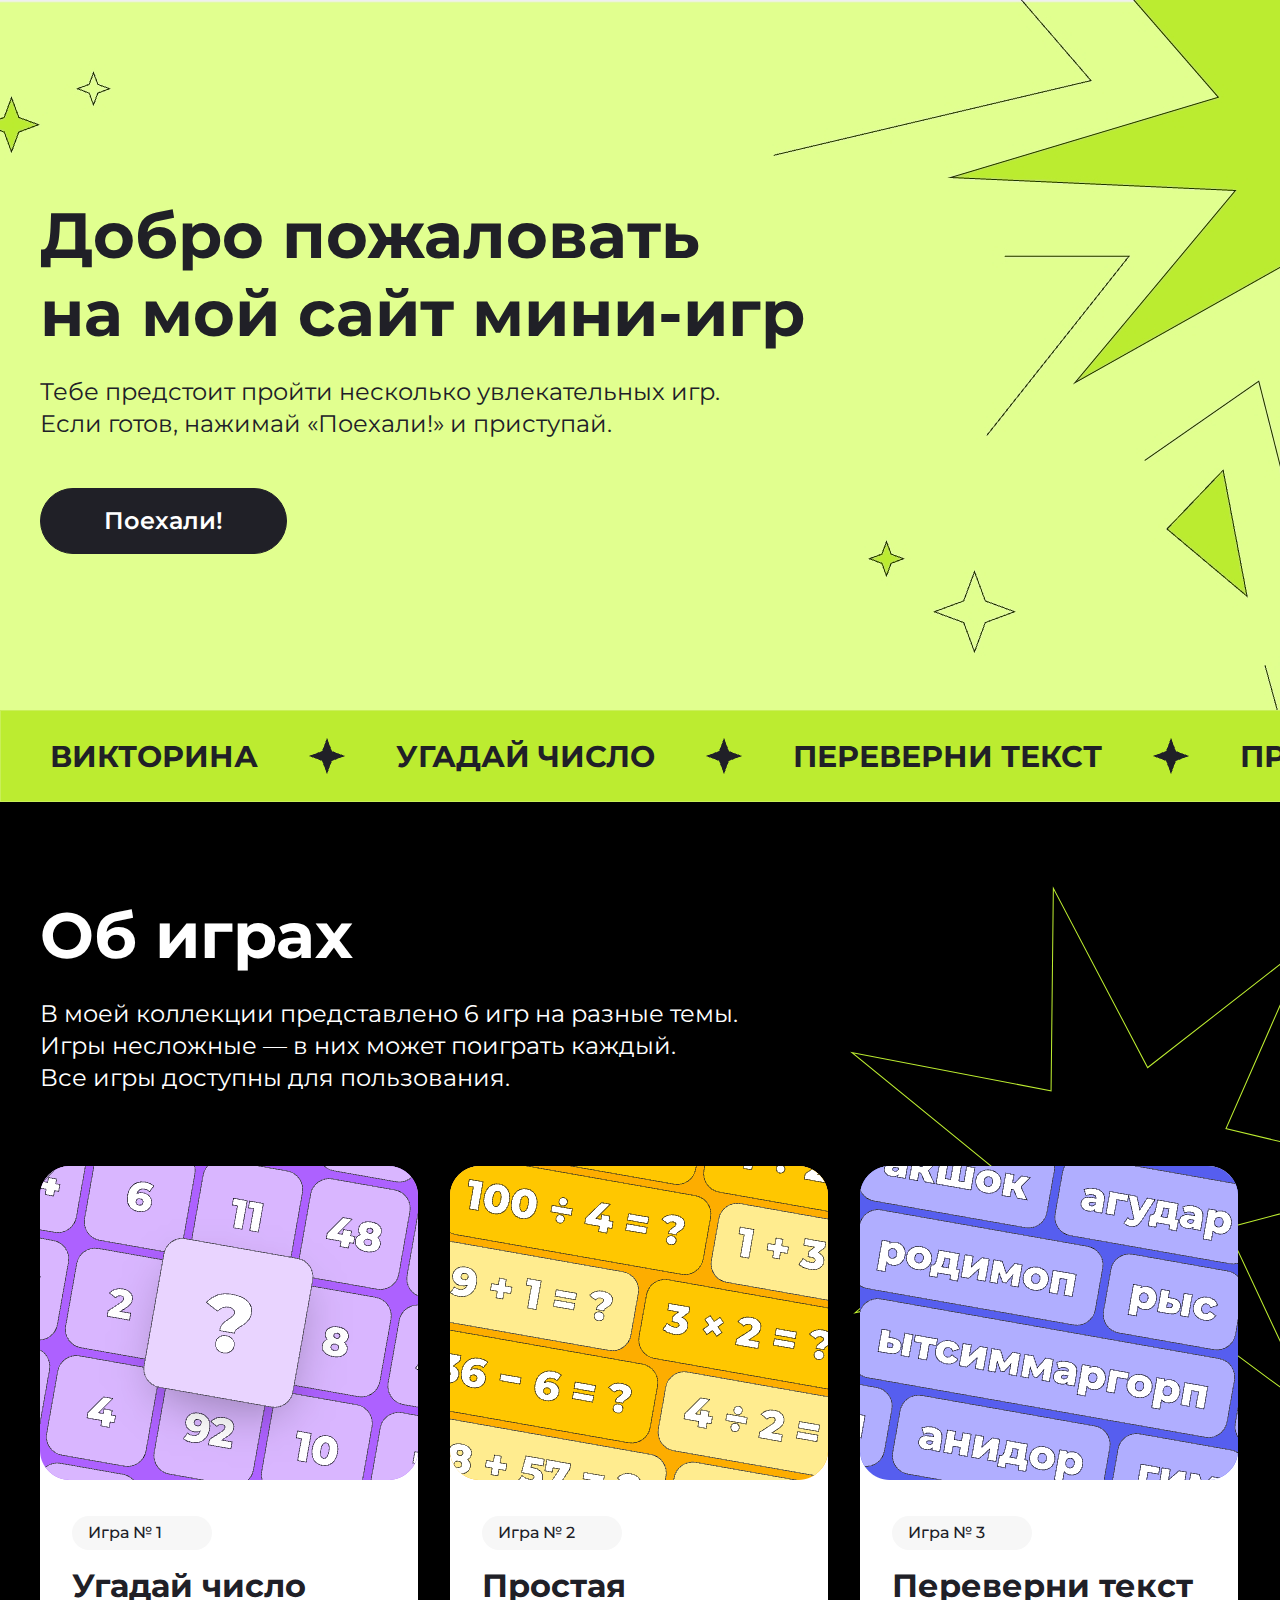
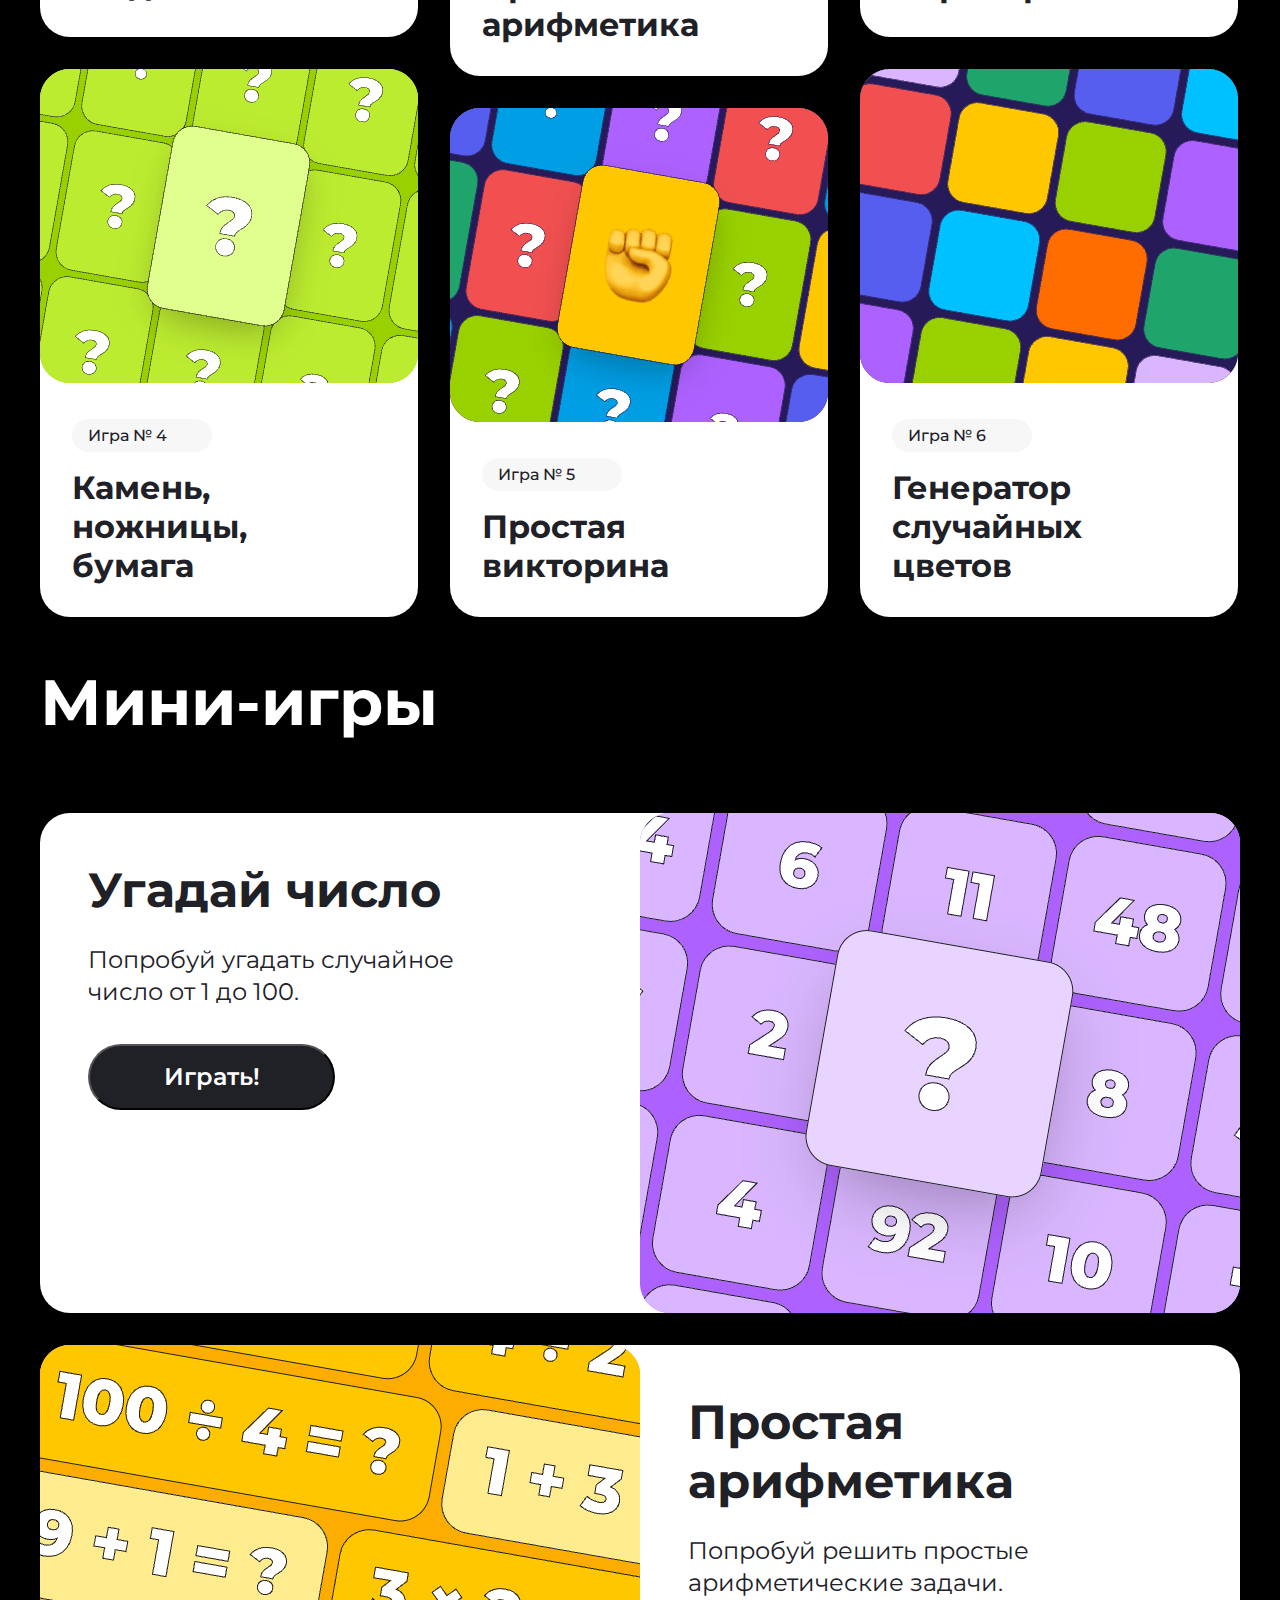
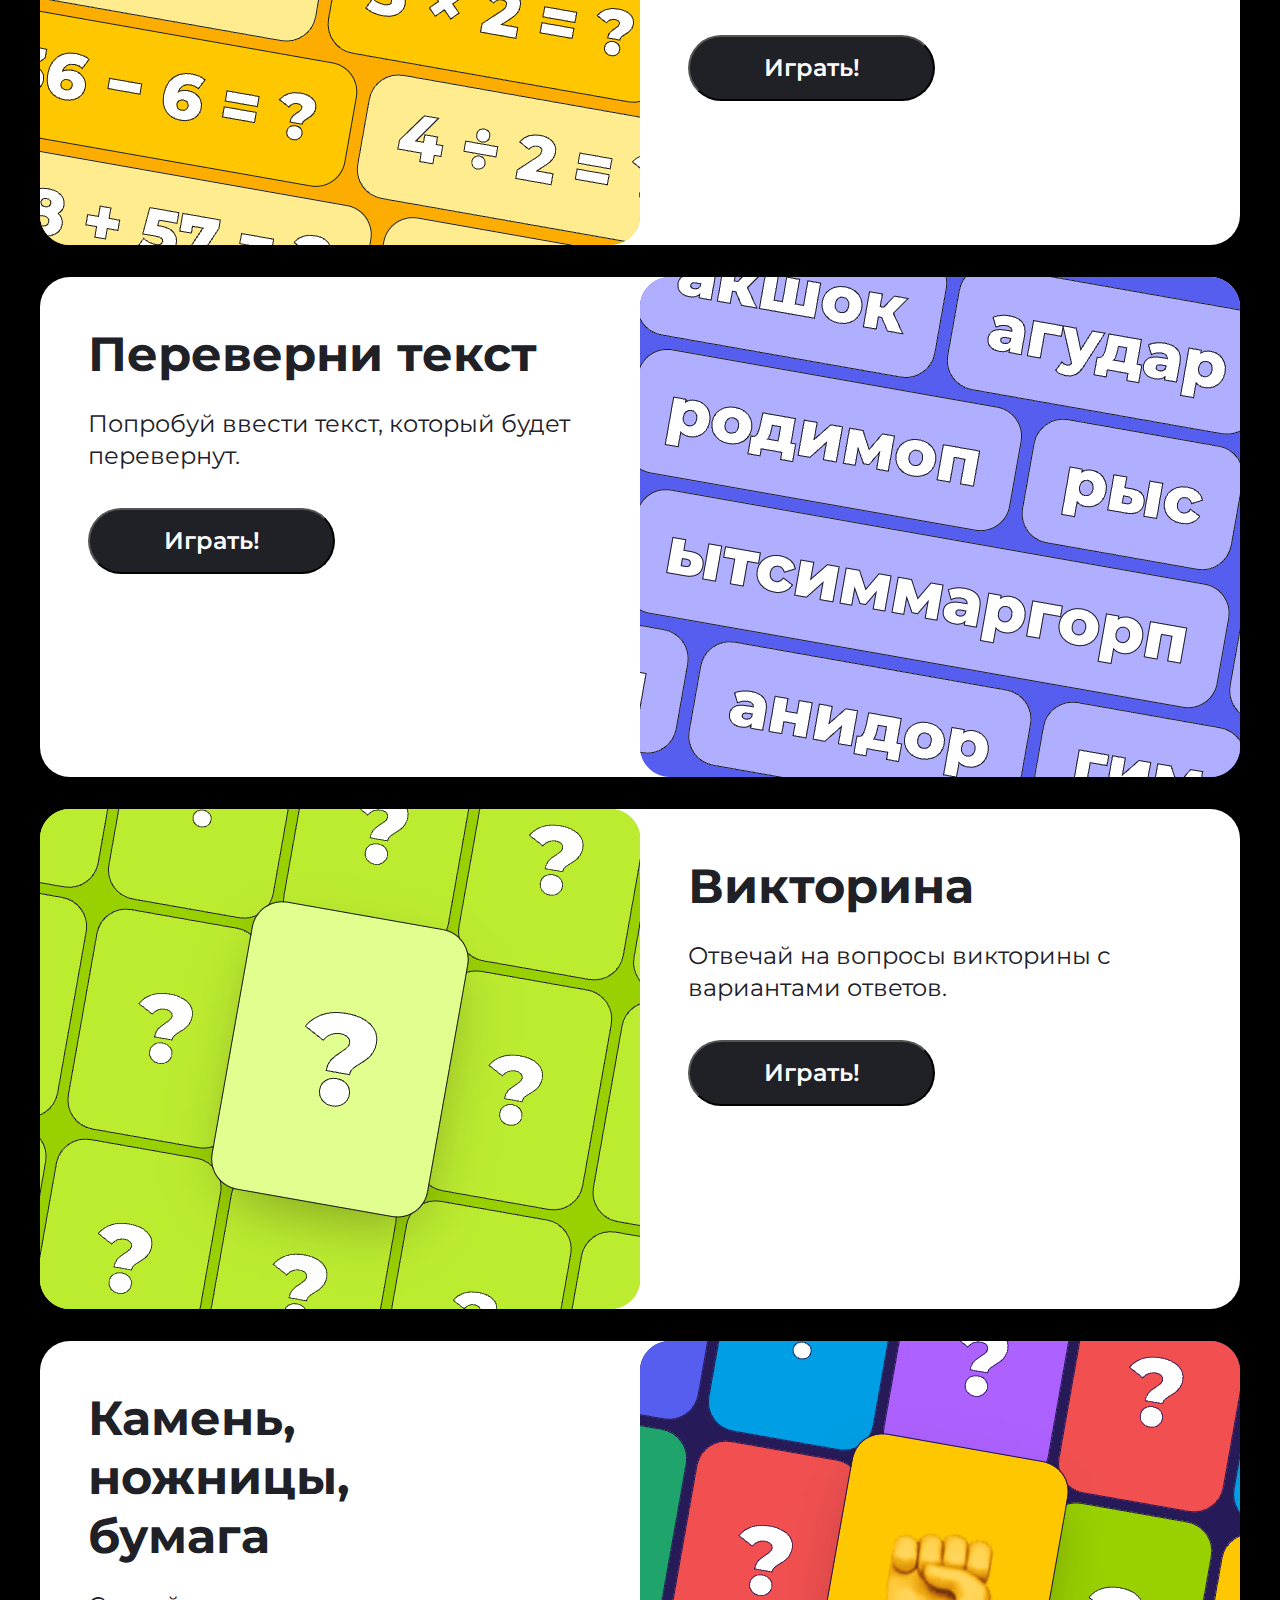
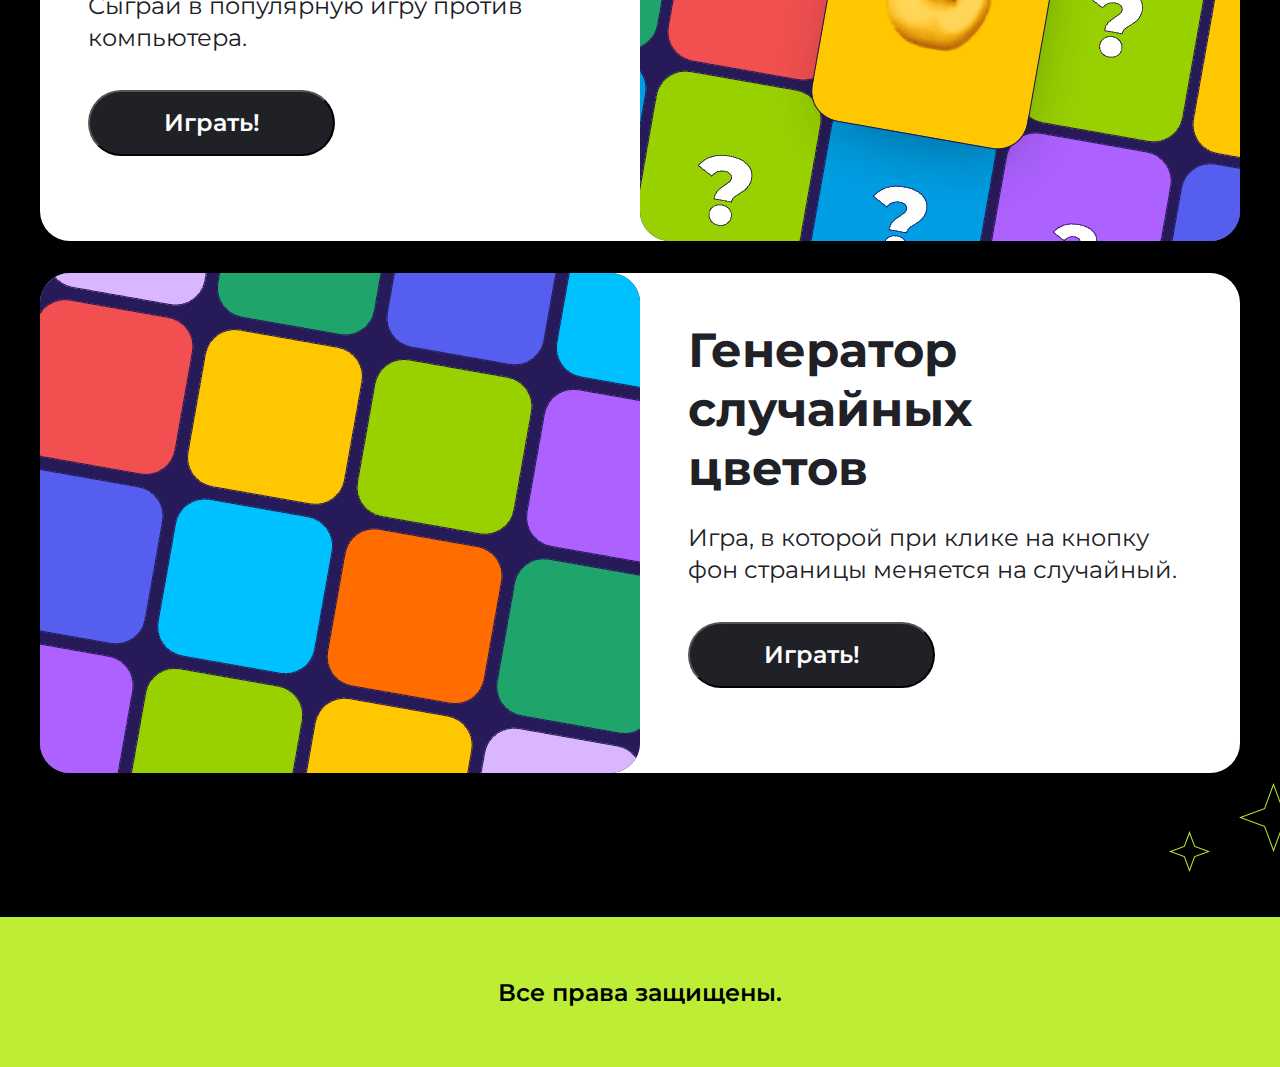
<file: index.html>
<!DOCTYPE html>
<html lang="en">
  <head>
    <meta charset="UTF-8" />
    <meta http-equiv="X-UA-Compatible" content="IE=edge" />
    <meta name="viewport" content="width=device-width, initial-scale=1.0" />
    <title>Homework1</title>
    <link
      href="https://fonts.googleapis.com/css2?family=Montserrat:ital,wght@0,100..900;1,100..900&display=swap"
      rel="stylesheet"
    />
    <link rel="stylesheet" href="style.css" />
  </head>

  <body>
    <header class="header">
      <div class="header__content center">
        <h1 class="header__content-title">
          Добро пожаловать <br />
          на мой сайт мини-игр
        </h1>
        <h2 class="header__content-text">
          Тебе предстоит пройти несколько увлекательных игр. Если готов, нажимай «Поехали!» и
          приступай.
        </h2>

        <button class="header__content-button" onclick="scrollAboutGame()">Поехали!</button>
      </div>
      <div class="linetop">
        <p class="litetop__text">Викторина</p>
        <img class="linetop__star" src="image/Starblack.png" />
        <p class="litetop__text">угадай число</p>
        <img class="linetop__star" src="image/Starblack.png" />
        <p class="litetop__text">Переверни текст</p>
        <img class="linetop__star" src="image/Starblack.png" />
        <p class="litetop__text">Простая арифметика</p>
        <img class="linetop__star" src="image/Starblack.png" />
        <p class="litetop__text">Камень, ножницы, бумага</p>
        <img class="linetop__star" src="image/Starblack.png" />
        <p class="litetop__text">Генератор случайных цветов</p>
      </div>
    </header>

    <section>
      <div class="game center">
        <div class="game__box" id="game">
          <h3 class="game__box-title">Об играх</h3>
          <h4 class="game__box-text">
            В моей коллекции представлено 6 игр на разные темы. <br />Игры несложные — в них может
            поиграть каждый. <br />
            Все игры доступны для пользования.
          </h4>
          <img class="Starcart" src="image/Starcart.svg" alt="Starcart" />
          <img class="Starcart2" src="image/Starcart2.svg" alt="Starcart2" />
          <img class="Starcart3" src="image/Starcart3.svg" alt="Starcart3" />

          <div class="cart-box">
            <div class="cart-column">
              <div class="cart">
                <a href="#play1"><img class="cart1" src="image/cart1.png" alt="cart1" /></a>
                <div class="cart__content">
                  <h5 class="cart__number">Игра № 1</h5>
                  <h6 class="cart__text">Угадай число</h6>
                </div>
              </div>
              <div class="cart">
                <a href="#play4"><img class="cart4" src="image/cart4.png" alt="cart1" /></a>
                <div class="cart__content">
                  <h5 class="cart__number">Игра № 4</h5>
                  <h6 class="cart__text">
                    Камень, ножницы, <br />
                    бумага
                  </h6>
                </div>
              </div>
            </div>

            <div class="cart-column">
              <div class="cart">
                <a href="#play2"><img class="cart2" src="image/cart2.png" alt="cart1" /></a>
                <div class="cart__content">
                  <h5 class="cart__number">Игра № 2</h5>
                  <h6 class="cart__text">Простая арифметика</h6>
                </div>
              </div>
              <div class="cart">
                <a href="#play5"><img class="cart5" src="image/cart5.png" alt="cart1" /></a>
                <div class="cart__content">
                  <h5 class="cart__number">Игра № 5</h5>
                  <h6 class="cart__text">Простая викторина</h6>
                </div>
              </div>
            </div>

            <div class="cart-column">
              <div class="cart">
                <a href="#play3"><img class="cart3" src="image/cart3.png" alt="cart1" /></a>
                <div class="cart__content">
                  <h5 class="cart__number">Игра № 3</h5>
                  <h6 class="cart__text">Переверни текст</h6>
                </div>
              </div>
              <div class="cart">
                <a href="#play6"><img class="cart6" src="image/cart6.png" alt="cart1" /></a>
                <div class="cart__content">
                  <h5 class="cart__number">Игра № 6</h5>
                  <h6 class="cart__text">Генератор случайных цветов</h6>
                </div>
              </div>
            </div>
          </div>
        </div>
      </div>

      <div class="mini-game center" id="mini-game">
        <h5 class="mini-game__box-title">Мини-игры</h5>
        <div class="mini-game__box" id="minigames">
          <img class="stargame" src="image/Stargame.svg" alt="Stargame" />
          <img class="stargame2" src="image/Stargame2.svg" alt="Stargame2" />
          <div class="game-conteiner">
            <div class="game-content" id="play1">
              <h5 class="game-content__title">Угадай число</h5>
              <h6 class="game-content__text">
                Попробуй угадать случайное <br />
                число от 1 до 100.
              </h6>
              <button onclick="checkGuess()" class="game-content__button">Играть!</button>
            </div>
            <img class="cart1" src="image/cart1big.png" alt="cart1" />
          </div>

          <div class="game-conteiner mobile">
            <img class="cart2" src="image/cart2big.png" alt="cart2" />

            <div class="game-content" id="play2">
              <h5 class="game-content__title">Простая арифметика</h5>
              <h6 class="game-content__text">Попробуй решить простые арифметические задачи.</h6>
              <button onclick="userAsk()" class="game-content__button">Играть!</button>
            </div>
          </div>

          <div class="game-conteiner">
            <div class="game-content" id="play3">
              <h5 class="game-content__title">Переверни текст</h5>
              <h6 class="game-content__text">Попробуй ввести текст, который будет перевернут.</h6>
              <button onclick="text()" class="game-content__button">Играть!</button>
            </div>
            <img class="cart3" src="image/cart3big.png" alt="cart3" />
          </div>

          <div class="game-conteiner mobile">
            <img class="cart4" src="image/cart4big.png" alt="cart4" />
            <div class="game-content" id="play4">
              <h5 class="game-content__title">Викторина</h5>
              <h6 class="game-content__text">Отвечай на вопросы викторины с вариантами ответов.</h6>
              <button onclick="runQuiz(quiz)" class="game-content__button">Играть!</button>
            </div>
          </div>

          <div class="game-conteiner">
            <div class="game-content" id="play5">
              <h5 class="game-content__title">
                Камень,<br />
                ножницы,<br />
                бумага
              </h5>
              <h6 class="game-content__text">Сыграй в популярную игру против компьютера.</h6>
              <button onclick="play()" class="game-content__button">Играть!</button>
            </div>
            <img class="cart5" src="image/cart5big.png" alt="cart5" />
          </div>

          <div class="game-conteiner mobile">
            <img class="cart6" src="image/cart6big.png" alt="cart6" />
            <div class="game-content" id="play6">
              <h5 class="game-content__title">
                Генератор <br />
                случайных <br />
                цветов
              </h5>
              <h6 class="game-content__text">
                Игра, в которой при клике на кнопку фон страницы меняется на случайный.
              </h6>
              <button class="game-content__button" id="button-game">Играть!</button>
            </div>
          </div>
        </div>
        <img class="starfooter" src="image/starfooter.svg" alt="starfooter" />
        <img class="starfooter2" src="image/starfooter2.svg" alt="starfooter2" />
      </div>
    </section>

    <footer class="line">
      <h7 class="line__text">Все права защищены.</h7>
    </footer>
    <script src="play.js"></script>
    <script src="play2.js"></script>
    <script src="play3.js"></script>
    <script src="play4.js"></script>
    <script src="play5.js"></script>

    <script>
      function scrollAboutGame() {
        if (window.innerWidth >= 768) {
          const gameEl = document.getElementById("game");
          gameEl.scrollIntoView({ behavior: "smooth" });
        } else {
          const minigamesEl = document.getElementById("minigames");
          minigamesEl.scrollIntoView({ behavior: "smooth" });
        }
      }

      const btnEl = document.getElementById("button-game");
      const backgroundEl = document.getElementById("mini-game");

      btnEl.addEventListener("click", function () {
        const randomColor = "#" + Math.floor(Math.random() * 16777215).toString(16);

        backgroundEl.style.backgroundColor = randomColor;
      });
    </script>
  </body>
</html>
</file>
<file: style.css>
* {
  margin: 0;
  padding: 0;
}

body {
  font-family: "Montserrat", sans-serif;
}

html {
  scroll-behavior: smooth;
}

.header {
  background-image: url(image/image.jpeg);
  background-repeat: no-repeat;
  background-position: center;
  background-size: cover;
  max-width: 100%;
  display: flex;
  flex-direction: column;
  justify-content: space-between;
  overflow: hidden;
}

.center {
  padding-left: calc(50% - 600px);
  padding-right: calc(50% - 600px);
}

.linetop {
  border: 0.54px solid rgba(255, 255, 255, 0.2);
  -webkit-backdrop-filter: blur(26.86px);
          backdrop-filter: blur(26.86px);
  background: rgb(188, 236, 48);
  width: 3220px;
  height: 90px;
  display: flex;
  align-items: center;
  gap: 51px;
  padding-left: 49px;
  animation: scroll 15s linear infinite;
}

@keyframes scroll {
  0% {
    transform: translateX(100%);
  }
  100% {
    transform: translateX(-100%);
  }
}
.litetop__text {
  color: rgb(32, 32, 39);
  font-family: Montserrat;
  font-size: 30px;
  font-weight: 700;
  line-height: 110%;
  letter-spacing: 4%;
  text-align: left;
  text-transform: uppercase;
}

.linetop__animation {
  position: absolute;
  max-width: 100%;
}

.header__content {
  padding-top: 196px;
  padding-bottom: 156px;
}

.header__content-title {
  position: static;
  width: 769px;
  height: 156px;
  color: rgb(32, 32, 39);
  font-family: Montserrat;
  font-size: 64px;
  font-weight: 700;
  line-height: 78px;
  letter-spacing: 0px;
  text-align: left;
  margin-bottom: 24px;
}

.header__content-text {
  width: 720px;
  color: rgb(32, 32, 39);
  font-family: Montserrat;
  font-size: 24px;
  font-weight: 400;
  line-height: 32px;
  letter-spacing: 0px;
  text-align: left;
}

.header__content-button {
  width: 247px;
  height: 66px;
  box-sizing: border-box;
  border: 1px solid rgb(32, 32, 39);
  border-radius: 60px;
  background: rgb(32, 32, 39);
  color: rgb(255, 255, 255);
  font-family: Montserrat;
  font-size: 24px;
  font-weight: 600;
  line-height: 141.69%;
  letter-spacing: 0%;
  text-align: center;
  margin-top: 48px;
}

.header__content-button:hover {
  background: white;
  box-sizing: border-box;
  border: 1px solid rgb(0, 0, 0);
  color: black;
  cursor: pointer;
  transition: all 1s;
}

.game {
  background-color: black;
  position: relative;
  overflow: hidden;
}

.game__box {
  padding-top: 94px;
}

.game__box-title {
  color: rgb(255, 255, 255);
  font-family: Montserrat;
  font-size: 64px;
  font-weight: 700;
  line-height: 78px;
  letter-spacing: 0px;
  text-align: left;
  margin-bottom: 24px;
}

.game__box-text {
  color: rgb(255, 255, 255);
  font-family: Montserrat;
  font-size: 24px;
  font-weight: 400;
  line-height: 32px;
  letter-spacing: 0px;
  text-align: left;
  margin-bottom: 72px;
}

.cart-box {
  display: flex;
  gap: 32px;
  flex-wrap: wrap;
}

.cart-column {
  display: flex;
  flex-direction: column;
  gap: 32px;
}

.cart {
  background-color: white;
  border-radius: 30px;
  width: 378px;
  z-index: 1;
}

.cart:hover {
  cursor: pointer;
  transform: scale(1.1);
  transition: 1s;
}

.cart__content {
  padding-left: 32px;
  padding-bottom: 32px;
  width: 314px;
}

.cart__number {
  color: rgb(32, 32, 39);
  font-family: Montserrat;
  font-size: 16px;
  font-weight: 500;
  line-height: 110%;
  letter-spacing: 0px;
  text-align: left;
  border-radius: 52.58px;
  background: rgb(247, 247, 247);
  width: 108px;
  padding: 8px 16px;
  margin-top: 32px;
  margin-bottom: 16px;
}

.cart__text {
  color: rgb(32, 32, 39);
  font-family: Montserrat;
  font-size: 32px;
  font-weight: 700;
  line-height: 39px;
  letter-spacing: 0px;
  text-align: left;
}

.mini-game {
  background-color: black;
  position: relative;
}

.mini-game__box {
  padding-bottom: 144px;
  display: flex;
  flex-direction: column;
  gap: 32px;
}

.mini-game__box-title {
  color: rgb(255, 255, 255);
  font-family: Montserrat;
  font-size: 64px;
  font-weight: 700;
  line-height: 78px;
  letter-spacing: 0px;
  text-align: left;
  margin-bottom: 72px;
  padding-top: 46px;
}

.game-content {
  width: 600px;
  margin: 48px;
}

.game-conteiner {
  display: flex;
  background-color: white;
  border-radius: 30px;
  justify-content: space-between;
}

.game-content__title {
  color: rgb(32, 32, 39);
  font-family: Montserrat;
  font-size: 48px;
  font-weight: 700;
  line-height: 59px;
  letter-spacing: 0px;
  text-align: left;
  margin-bottom: 24px;
}

.game-content__text {
  color: rgb(32, 32, 39);
  font-family: Montserrat;
  font-size: 24px;
  font-weight: 400;
  line-height: 32px;
  letter-spacing: 0px;
  text-align: left;
  margin-bottom: 36px;
}

.game-content__button {
  border-radius: 60px;
  background: rgb(32, 32, 39);
  color: rgb(255, 255, 255);
  font-family: Montserrat;
  font-size: 24px;
  font-weight: 600;
  line-height: 141.69%;
  letter-spacing: 0%;
  text-align: center;
  width: 247px;
  height: 66px;
}

.game-content__button:hover {
  box-sizing: border-box;
  border: 1px solid rgb(0, 0, 0);
  border-radius: 60px;
  color: rgb(32, 32, 39);
  background-color: white;
  cursor: pointer;
}

.stargame {
  position: absolute;
  max-width: 100%;
  height: 35.15px;
  left: 1281.33px;
  top: 93px;
  transform: rotate(7.08deg);
}

.stargame2 {
  position: absolute;
  width: 68.86px;
  height: 68.86px;
  left: 1326.54px;
  top: 126px;
  transform: rotate(5.45deg);
}

.Starcart {
  position: absolute;
  width: 31.34px;
  height: 31.34px;
  left: 27.97px;
  top: 1570px;
  transform: rotate(5.45deg);
}

.Starcart2 {
  position: absolute;
  width: 54.6px;
  height: 54.6px;
  left: 45.18px;
  top: 1622px;
  transform: rotate(5.45deg);
}

.Starcart3 {
  position: absolute;
  width: 584.72px;
  height: 584.72px;
  /* left: 905px; */
  top: 77px;
  transform: rotate(-6.77deg);
  right: -143px;
}

.line {
  height: 150px;
  background-image: url(image/linefooter.jpeg);
  display: flex;
  justify-content: center;
  align-items: center;
  max-width: 100%;
}

.line__text {
  color: rgb(0, 0, 0);
  font-family: Montserrat;
  font-size: 24px;
  font-weight: 600;
  line-height: 29px;
  text-align: center;
}

.starfooter {
  position: absolute;
  max-width: 100%;
  height: 41px;
  right: calc(150px + (100vw - 1440px) / 2);
  bottom: 45px;
}

.starfooter2 {
  position: absolute;
  max-width: 100%;
  right: calc(52px + (100vw - 1440px) / 2);
  bottom: 65px;
  height: 69px;
}

.cart1 {
  max-width: 100%;
}

.cart2 {
  max-width: 100%;
}

.cart3 {
  max-width: 100%;
}

.cart4 {
  max-width: 100%;
}

.cart5 {
  max-width: 100%;
}

.cart6 {
  max-width: 100%;
}

@media (max-width: 1024px) {
  .center {
    padding-left: 24px;
    padding-right: 24px;
  }
  .header__content {
    display: flex;
    flex-direction: column;
    align-items: center;
  }
  .Starcart {
    display: none;
  }
  .Starcart2 {
    display: none;
  }
  .Starcart3 {
    display: none;
  }
  .stargame {
    display: none;
  }
  .stargame2 {
    display: none;
  }
  .starfooter {
    display: none;
  }
  .starfooter2 {
    display: none;
  }
  .game-content__title {
    font-size: 34px;
    line-height: 40px;
  }
}
@media (min-width: 768px) and (max-width: 833px) {
  .center {
    padding-left: 24px;
    padding-right: 24px;
  }
  .cart {
    width: 340px;
  }
  .cart1 {
    max-width: 340px;
    height: 282px;
  }
  .cart2 {
    max-width: 340px;
    height: 282px;
  }
  .cart3 {
    max-width: 340px;
    height: 282px;
  }
  .cart4 {
    max-width: 340px;
    height: 282px;
  }
  .cart5 {
    max-width: 340px;
    height: 282px;
  }
  .cart6 {
    max-width: 340px;
    height: 282px;
  }
  .cart__text {
    font-size: 28px;
  }
  .header__content-text {
    font-size: 20px;
  }
  .header__content {
    font-size: 22px;
  }
  .header__content-title {
    font-size: 55px;
    font-weight: 700;
    width: 720px;
  }
  .game__box-title {
    font-size: 60px;
  }
  .game__box {
    padding-top: 50px;
  }
  .game__box-text {
    color: rgb(255, 255, 255);
    font-family: Montserrat;
    font-size: 20px;
    font-weight: 400;
    line-height: 32px;
    letter-spacing: 0px;
    text-align: left;
    margin-bottom: 50px;
  }
  .game-content {
    margin: 35px;
  }
  .game-conteiner {
    height: 282px;
    width: 680px;
  }
  .game-content__title {
    font-size: 25px;
    line-height: 30px;
    margin-bottom: 18px;
  }
  .game-content__text {
    font-size: 14px;
    color: rgb(32, 32, 39);
    font-family: Montserrat;
    font-weight: 400;
    text-align: left;
    margin-bottom: 10px;
    line-height: 20px;
  }
  .game-content__button {
    border-radius: 50px;
    background: rgb(32, 32, 39);
    color: rgb(255, 255, 255);
    font-family: Montserrat;
    font-size: 18px;
    line-height: 141.69%;
    letter-spacing: 0%;
    text-align: center;
    width: 200px;
    height: 45px;
  }
  .mini-game__box {
    display: flex;
    flex-direction: row;
    flex-wrap: wrap;
    justify-content: center;
    padding-bottom: 80px;
  }
  .mini-game__box-title {
    margin-bottom: 60px;
  }
}
@media (max-width: 767px) {
  .header {
    background-image: url(image/mobile.jpg);
    background-repeat: no-repeat;
    background-position: center;
    background-size: cover;
    max-width: 100%;
  }
  .center {
    padding-left: 16px;
    padding-right: 16px;
  }
  .header__content {
    display: flex;
    flex-direction: column;
    align-items: center;
    padding-top: 147px;
    padding-bottom: 131px;
  }
  .header__content-button {
    width: 285px;
    height: 55px;
    font-size: 16px;
    font-weight: 600;
    line-height: 141.69%;
    letter-spacing: 0%;
    text-align: center;
    margin-top: 36px;
  }
  .header__content-title {
    font-size: 40px;
    font-weight: 700;
    line-height: 49px;
    text-align: center;
    width: 262px;
    height: 196px;
    margin-bottom: 24px;
  }
  .header__content-text {
    font-size: 16px;
    font-weight: 400;
    line-height: 20px;
    letter-spacing: 0px;
    text-align: center;
    width: 296px;
    height: 60px;
  }
  .linetop {
    height: 51px;
    overflow: hidden;
  }
  .litetop__text {
    font-size: 16px;
    font-weight: 700;
    line-height: 110%;
  }
  .game__box {
    display: none;
  }
  .mini-game__box {
    padding-bottom: 49px;
    display: flex;
    flex-direction: column;
    gap: 24px;
  }
  .mini-game__box-title {
    font-size: 40px;
    font-weight: 700;
    line-height: 49px;
    letter-spacing: 0px;
    text-align: left;
    margin-bottom: 48px;
  }
  .game-conteiner {
    display: flex;
    flex-direction: column-reverse;
    align-items: center;
  }
  .game-content {
    width: 284px;
  }
  .game-content__title {
    font-size: 32px;
    font-weight: 700;
    line-height: 39px;
    letter-spacing: 0px;
    text-align: left;
    margin-bottom: 16px;
  }
  .game-content__text {
    font-size: 16px;
    font-weight: 400;
    line-height: 20px;
    letter-spacing: 0px;
    text-align: left;
    margin-bottom: 32px;
  }
  .game-content__button {
    width: 285px;
    height: 55px;
    font-size: 16px;
    font-weight: 600;
    line-height: 141.69%;
    letter-spacing: 0%;
    text-align: center;
  }
  .mobile {
    display: flex;
    flex-direction: column;
  }
  .line {
    height: 100px;
    font-size: 16px;
    font-weight: 600;
    line-height: 20px;
    letter-spacing: 0px;
    text-align: center;
    width: 375px;
    height: 100px;
  }
  .line__text {
    color: rgb(0, 0, 0);
    font-family: Montserrat;
    font-size: 16px;
    font-weight: 600;
    line-height: 20px;
    letter-spacing: 0px;
    text-align: center;
  }
  .Starcart {
    display: none;
  }
  .Starcart2 {
    display: none;
  }
  .Starcart3 {
    display: none;
  }
  .stargame {
    display: none;
  }
  .stargame2 {
    display: none;
  }
  .starfooter {
    display: none;
  }
  .starfooter2 {
    display: none;
  }
}/*# sourceMappingURL=style.css.map */
</file>
